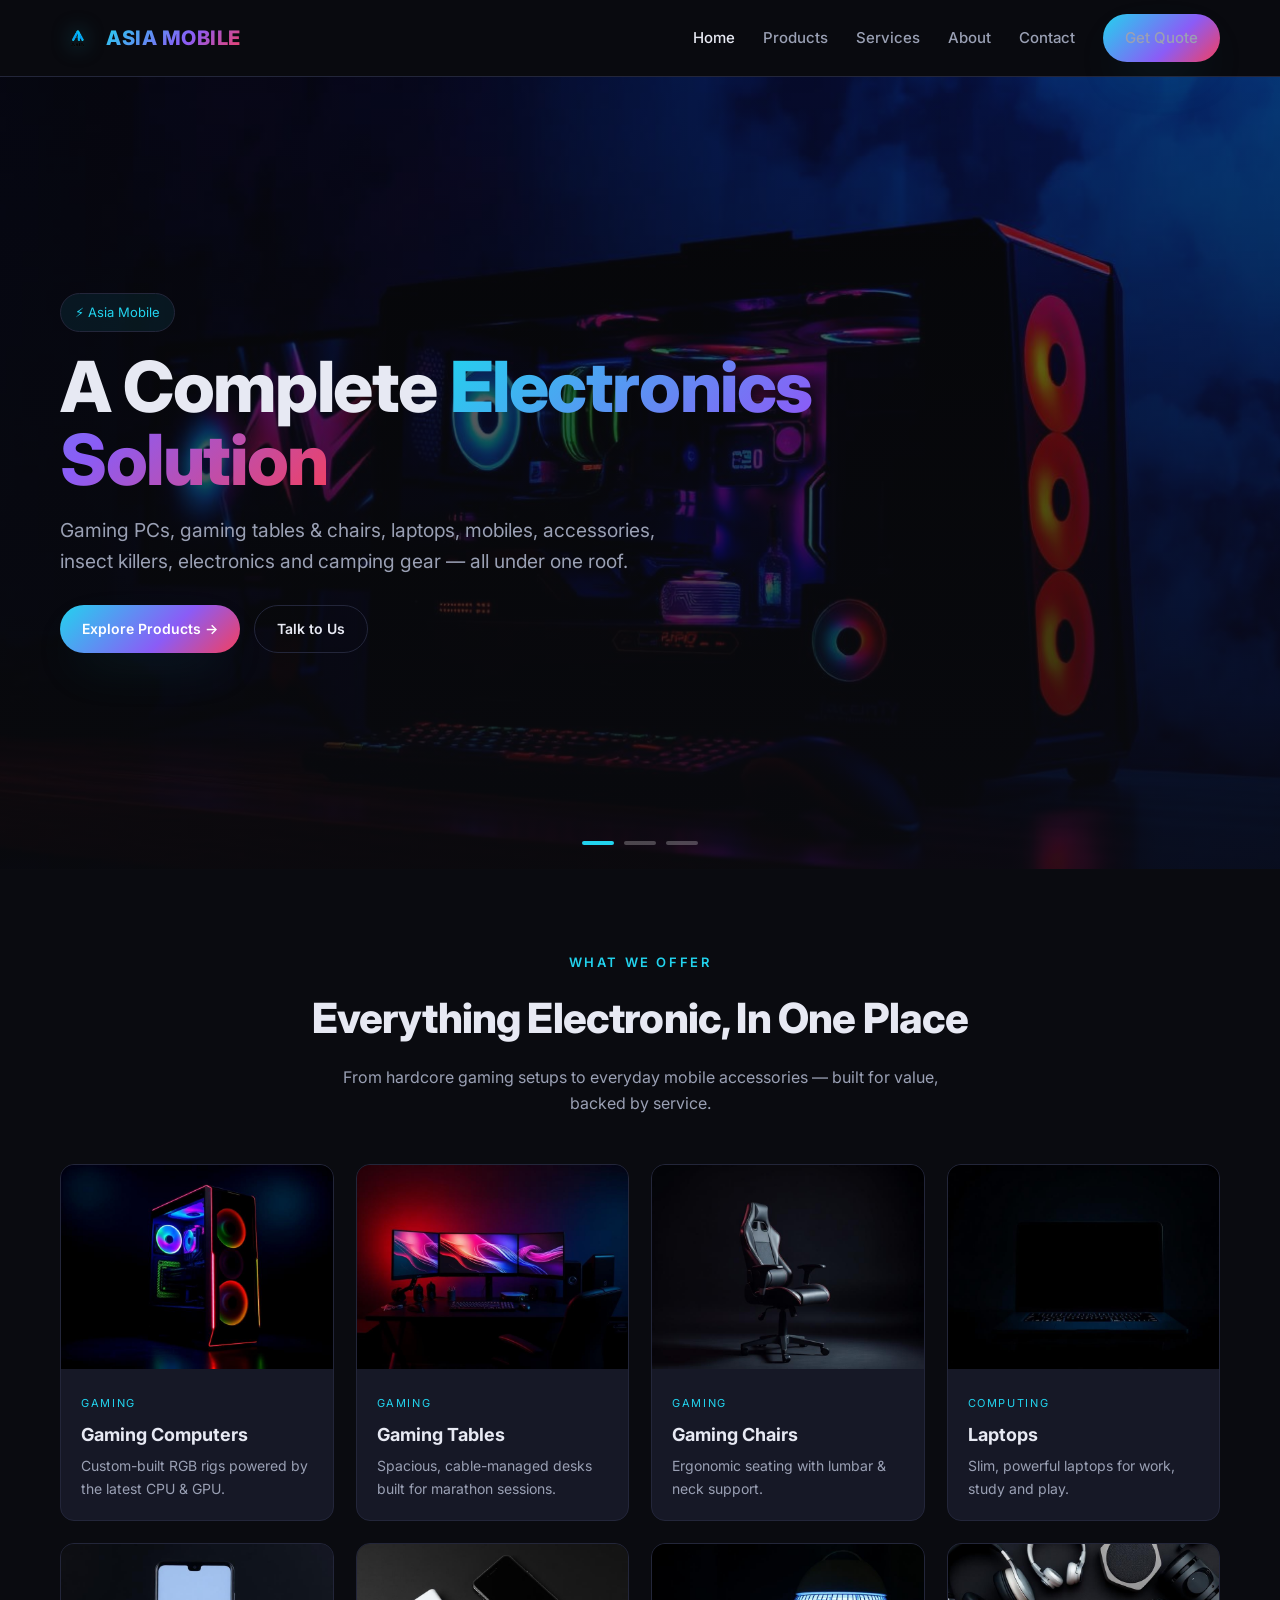
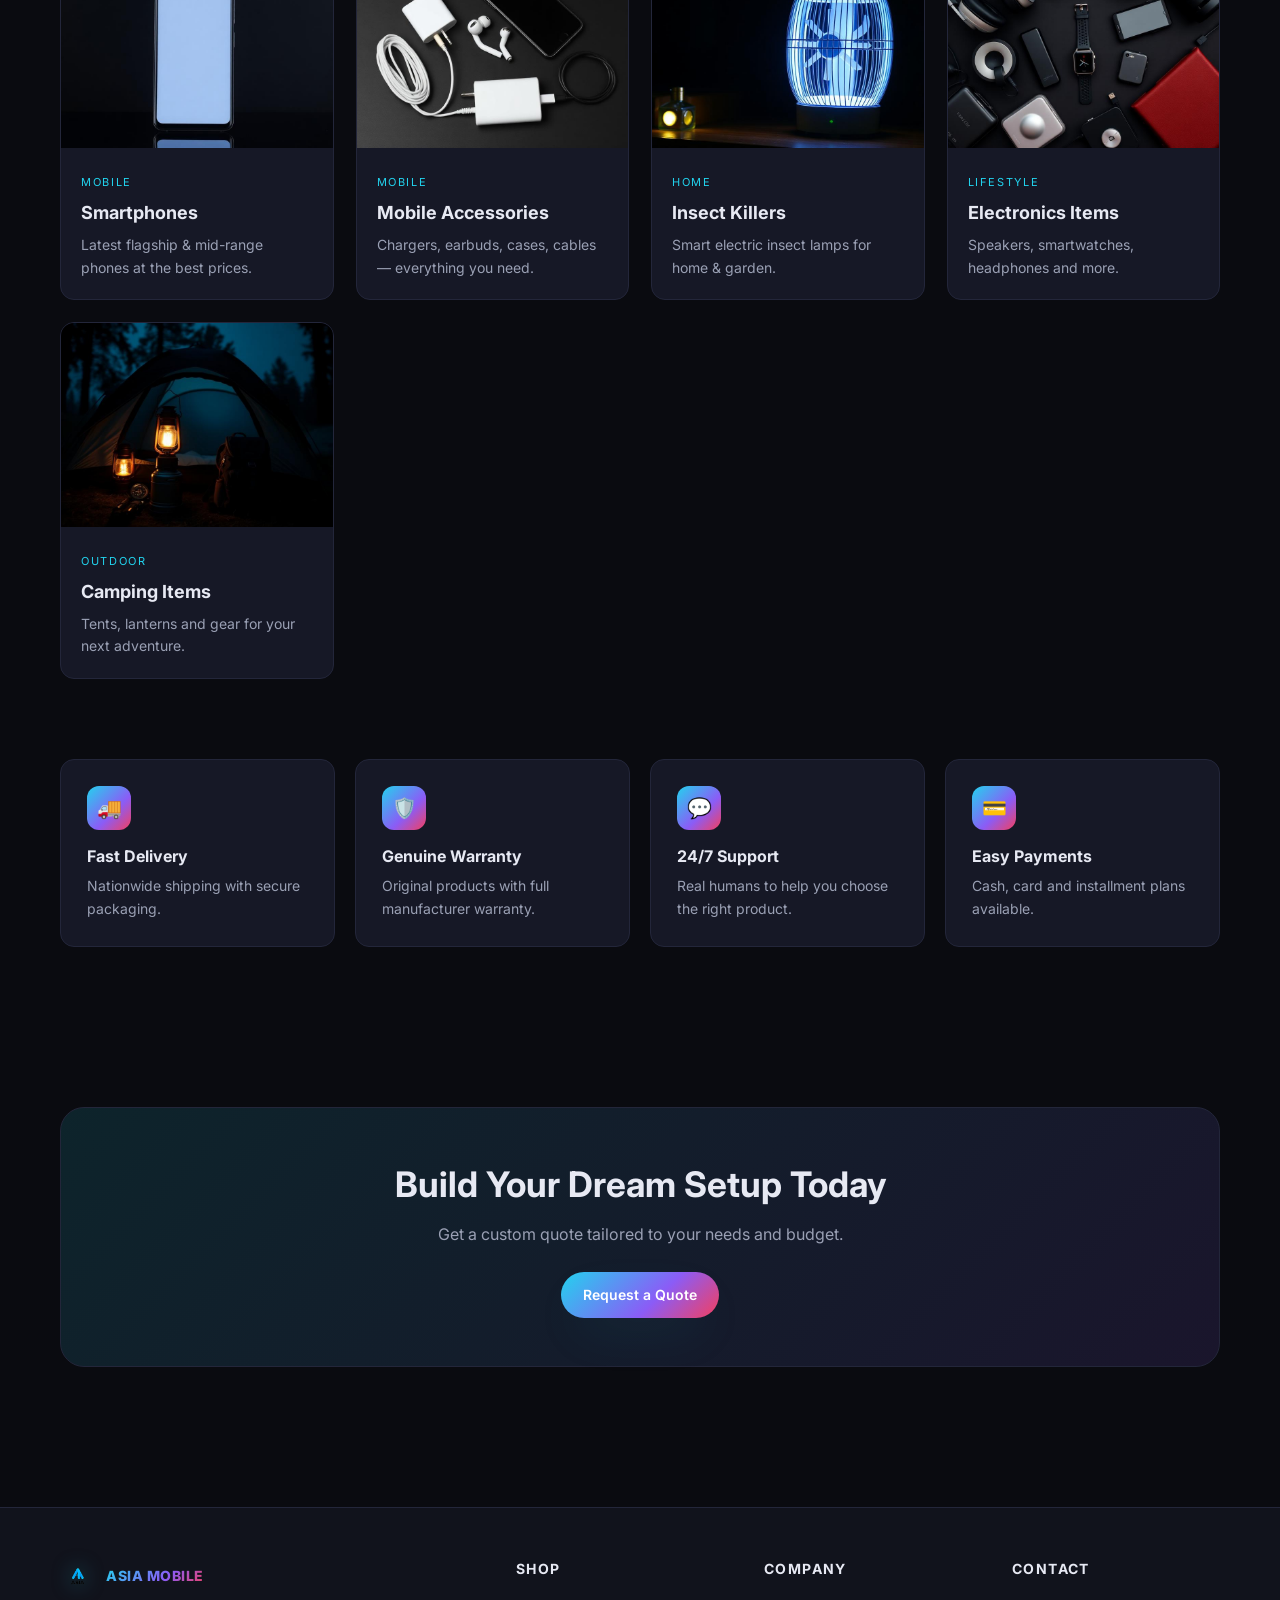
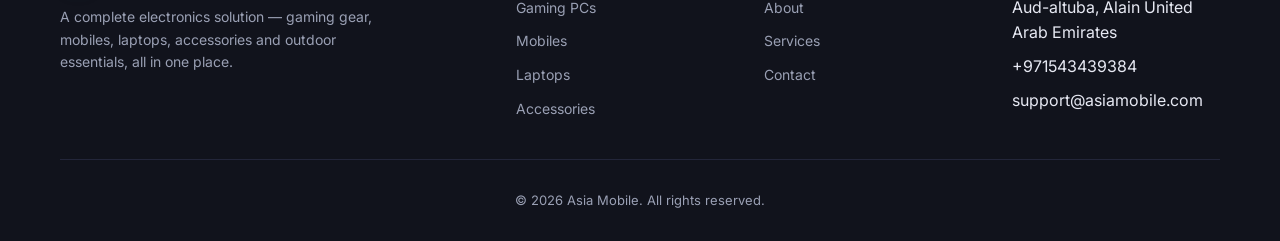
<file: index.html>
<!DOCTYPE html>
<html lang="en">
<head>
<meta charset="UTF-8" />
<meta name="viewport" content="width=device-width,initial-scale=1" />
<title>Asia Mobile — A Complete Electronics Solution</title>
<meta name="description" content="Gaming PCs, gaming chairs, laptops, mobiles, accessories, insect killers and more — all from Asia Mobile." />
<link rel="icon" href="assets/logo.png" />
<link rel="preconnect" href="https://fonts.googleapis.com">
<link rel="preconnect" href="https://fonts.gstatic.com" crossorigin>
<link href="https://fonts.googleapis.com/css2?family=Inter:wght@400;500;600;700;800&display=swap" rel="stylesheet">
<link rel="stylesheet" href="assets/styles.css" />
</head>
<body>
<header class="header">
  <div class="nav">
    <a class="brand" href="index.html"><img src="assets/logo.png" alt="Asia Mobile"/><span>ASIA MOBILE</span></a>
    <nav class="nav-links"><a class="active" href="index.html">Home</a><a class="" href="products.html">Products</a><a class="" href="services.html">Services</a><a class="" href="about.html">About</a><a class="" href="contact.html">Contact</a><a class="btn btn-primary" href="contact.html">Get Quote</a></nav>
    <button class="menu-toggle" aria-label="Menu">☰</button>
  </div>
</header>

<section class="hero" style="padding:0">
  <div class="slides">
    <div class="slide active" style="background-image:url('assets/hero1.jpg')"></div>
    <div class="slide" style="background-image:url('assets/hero2.jpg')"></div>
    <div class="slide" style="background-image:url('assets/hero3.jpg')"></div>
  </div>
  <div class="hero-content">
    <span class="tag">⚡ Asia Mobile</span>
    <h1>A Complete <span class="grad">Electronics Solution</span></h1>
    <p>Gaming PCs, gaming tables &amp; chairs, laptops, mobiles, accessories, insect killers, electronics and camping gear — all under one roof.</p>
    <div class="hero-actions">
      <a class="btn btn-primary" href="products.html">Explore Products →</a>
      <a class="btn btn-ghost" href="contact.html">Talk to Us</a>
    </div>
  </div>
  <div class="dots">
    <button class="active" aria-label="Slide 1"></button>
    <button aria-label="Slide 2"></button>
    <button aria-label="Slide 3"></button>
  </div>
</section>

<section>
  <div class="container">
    <div class="section-head">
      <span class="eyebrow">What we offer</span>
      <h2>Everything Electronic, In One Place</h2>
      <p>From hardcore gaming setups to everyday mobile accessories — built for value, backed by service.</p>
    </div>
    <div class="grid"><div class="card"><div class="img"><img loading="lazy" src="assets/gaming-pc.jpg" alt="Gaming Computers"/></div><div class="body"><span class="badge">Gaming</span><h3>Gaming Computers</h3><p>Custom-built RGB rigs powered by the latest CPU & GPU.</p></div></div><div class="card"><div class="img"><img loading="lazy" src="assets/gaming-table.jpg" alt="Gaming Tables"/></div><div class="body"><span class="badge">Gaming</span><h3>Gaming Tables</h3><p>Spacious, cable-managed desks built for marathon sessions.</p></div></div><div class="card"><div class="img"><img loading="lazy" src="assets/gaming-chair.jpg" alt="Gaming Chairs"/></div><div class="body"><span class="badge">Gaming</span><h3>Gaming Chairs</h3><p>Ergonomic seating with lumbar & neck support.</p></div></div><div class="card"><div class="img"><img loading="lazy" src="assets/laptop.jpg" alt="Laptops"/></div><div class="body"><span class="badge">Computing</span><h3>Laptops</h3><p>Slim, powerful laptops for work, study and play.</p></div></div><div class="card"><div class="img"><img loading="lazy" src="assets/mobile.jpg" alt="Smartphones"/></div><div class="body"><span class="badge">Mobile</span><h3>Smartphones</h3><p>Latest flagship & mid-range phones at the best prices.</p></div></div><div class="card"><div class="img"><img loading="lazy" src="assets/accessories.jpg" alt="Mobile Accessories"/></div><div class="body"><span class="badge">Mobile</span><h3>Mobile Accessories</h3><p>Chargers, earbuds, cases, cables — everything you need.</p></div></div><div class="card"><div class="img"><img loading="lazy" src="assets/insect-killer.jpg" alt="Insect Killers"/></div><div class="body"><span class="badge">Home</span><h3>Insect Killers</h3><p>Smart electric insect lamps for home & garden.</p></div></div><div class="card"><div class="img"><img loading="lazy" src="assets/electronics.jpg" alt="Electronics Items"/></div><div class="body"><span class="badge">Lifestyle</span><h3>Electronics Items</h3><p>Speakers, smartwatches, headphones and more.</p></div></div><div class="card"><div class="img"><img loading="lazy" src="assets/camping.jpg" alt="Camping Items"/></div><div class="body"><span class="badge">Outdoor</span><h3>Camping Items</h3><p>Tents, lanterns and gear for your next adventure.</p></div></div></div></div>
  </div>
</section>

<section style="padding-top:0">
  <div class="container">
    <div class="features">
      <div class="feature"><div class="icon">🚚</div><h4>Fast Delivery</h4><p>Nationwide shipping with secure packaging.</p></div>
      <div class="feature"><div class="icon">🛡️</div><h4>Genuine Warranty</h4><p>Original products with full manufacturer warranty.</p></div>
      <div class="feature"><div class="icon">💬</div><h4>24/7 Support</h4><p>Real humans to help you choose the right product.</p></div>
      <div class="feature"><div class="icon">💳</div><h4>Easy Payments</h4><p>Cash, card and installment plans available.</p></div>
    </div>
  </div>
</section>

<section>
  <div class="container">
    <div class="cta">
      <h2>Build Your Dream Setup Today</h2>
      <p>Get a custom quote tailored to your needs and budget.</p>
      <a class="btn btn-primary" href="contact.html">Request a Quote</a>
    </div>
  </div>
</section>

<footer class="footer">
  <div class="container">
    <div class="footer-grid">
      <div>
        <a class="brand" href="index.html"><img src="assets/logo.png" alt=""/><span>ASIA MOBILE</span></a>
        <p style="color:var(--muted);margin-top:12px;font-size:14px;max-width:340px">A complete electronics solution — gaming gear, mobiles, laptops, accessories and outdoor essentials, all in one place.</p>
      </div>
      <div><h5>Shop</h5><ul><li><a href="products.html">Gaming PCs</a></li><li><a href="products.html">Mobiles</a></li><li><a href="products.html">Laptops</a></li><li><a href="products.html">Accessories</a></li></ul></div>
      <div><h5>Company</h5><ul><li><a href="about.html">About</a></li><li><a href="services.html">Services</a></li><li><a href="contact.html">Contact</a></li></ul></div>
      <div><h5>Contact</h5><ul><li>Aud-altuba, Alain United Arab Emirates</li><li>+971543439384</li><li>support@asiamobile.com</li></ul></div>
    </div>
    <div class="copyright">© 2026 Asia Mobile. All rights reserved.</div>
  </div>
</footer>
<script src="assets/script.js"></script>
</body>
</html>
</file>
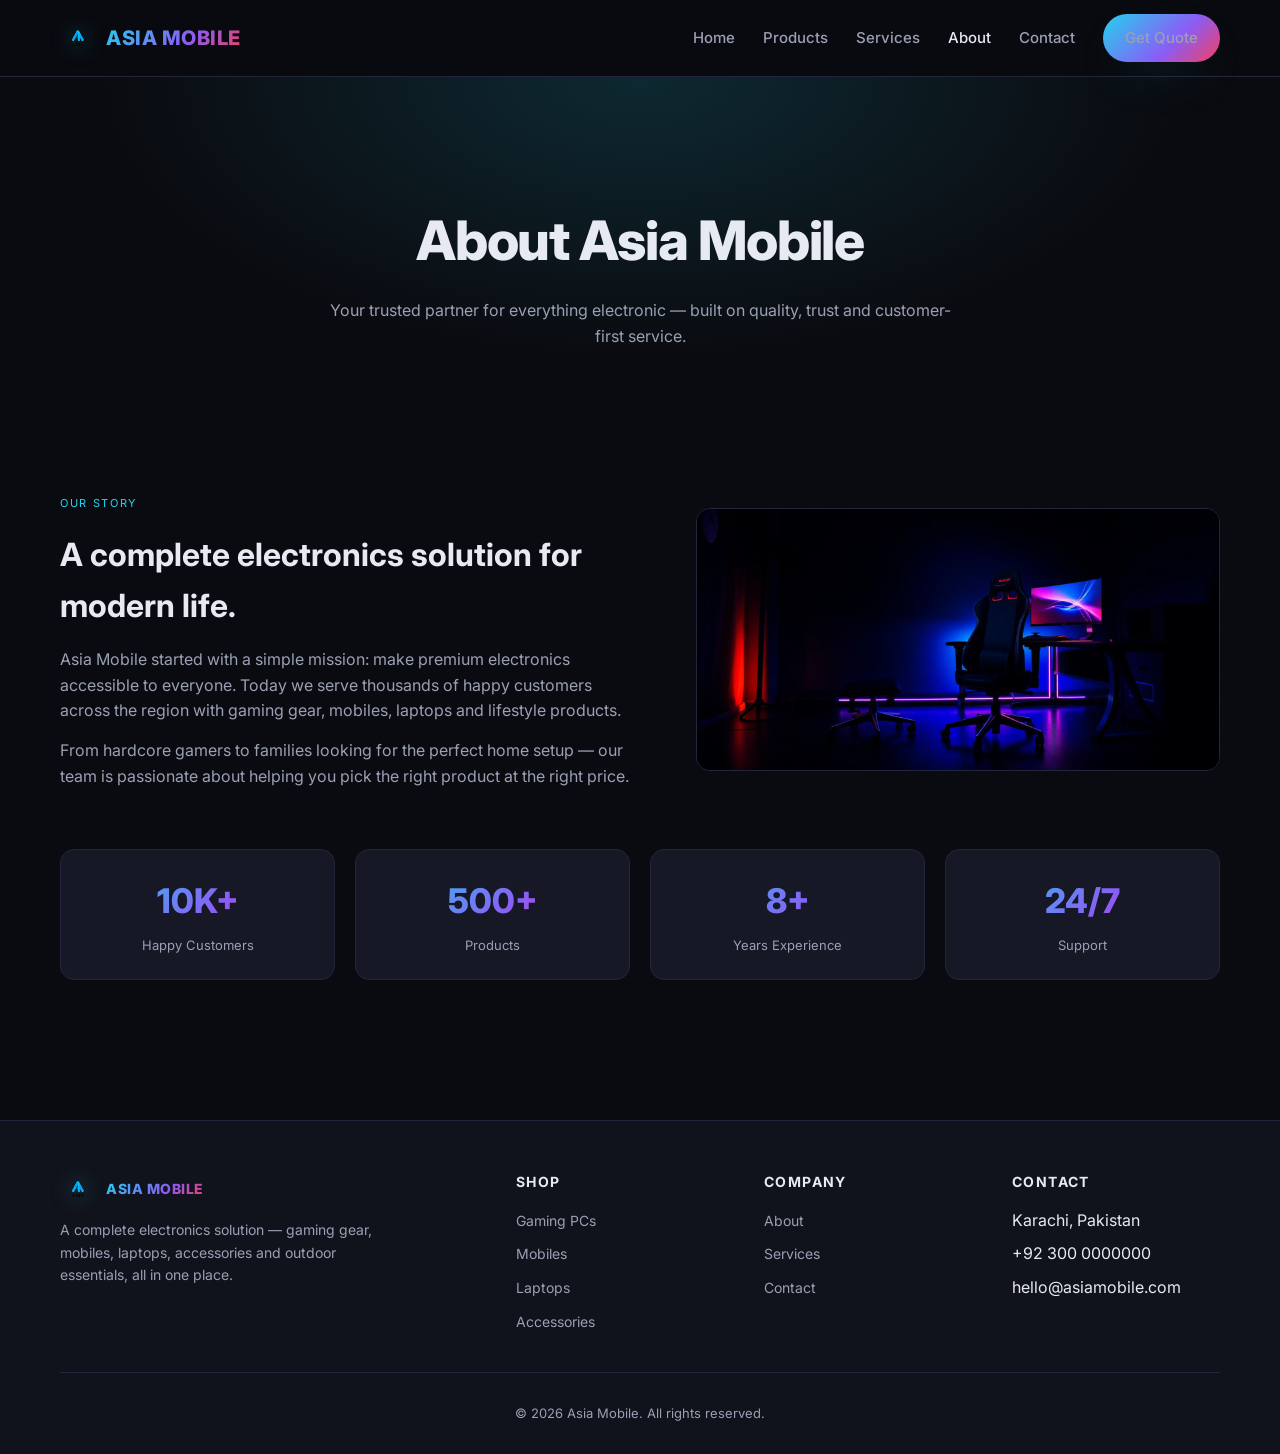
<file: about.html>
<!DOCTYPE html>
<html lang="en">
<head>
<meta charset="UTF-8" />
<meta name="viewport" content="width=device-width,initial-scale=1" />
<title>About — Asia Mobile</title>
<meta name="description" content="Your trusted partner for everything electronic." />
<link rel="icon" href="assets/logo.png" />
<link rel="preconnect" href="https://fonts.googleapis.com">
<link rel="preconnect" href="https://fonts.gstatic.com" crossorigin>
<link href="https://fonts.googleapis.com/css2?family=Inter:wght@400;500;600;700;800&display=swap" rel="stylesheet">
<link rel="stylesheet" href="assets/styles.css" />
</head>
<body>
<header class="header">
  <div class="nav">
    <a class="brand" href="index.html"><img src="assets/logo.png" alt="Asia Mobile"/><span>ASIA MOBILE</span></a>
    <nav class="nav-links"><a class="" href="index.html">Home</a><a class="" href="products.html">Products</a><a class="" href="services.html">Services</a><a class="active" href="about.html">About</a><a class="" href="contact.html">Contact</a><a class="btn btn-primary" href="contact.html">Get Quote</a></nav>
    <button class="menu-toggle" aria-label="Menu">☰</button>
  </div>
</header>

<section class="page-hero">
  <div class="container">
    <h1>About Asia Mobile</h1>
    <p>Your trusted partner for everything electronic — built on quality, trust and customer-first service.</p>
  </div>
</section>
<section>
  <div class="container">
    <div class="about-grid">
      <div>
        <span class="badge">Our Story</span>
        <h2 style="font-size:2rem;margin:8px 0 16px">A complete electronics solution for modern life.</h2>
        <p style="color:var(--muted);margin-bottom:14px">Asia Mobile started with a simple mission: make premium electronics accessible to everyone. Today we serve thousands of happy customers across the region with gaming gear, mobiles, laptops and lifestyle products.</p>
        <p style="color:var(--muted)">From hardcore gamers to families looking for the perfect home setup — our team is passionate about helping you pick the right product at the right price.</p>
      </div>
      <img src="assets/hero2.jpg" alt="Asia Mobile setup" loading="lazy" />
    </div>
    <div class="stats">
      <div class="stat"><div class="num">10K+</div><div class="lbl">Happy Customers</div></div>
      <div class="stat"><div class="num">500+</div><div class="lbl">Products</div></div>
      <div class="stat"><div class="num">8+</div><div class="lbl">Years Experience</div></div>
      <div class="stat"><div class="num">24/7</div><div class="lbl">Support</div></div>
    </div>
  </div>
</section>

<footer class="footer">
  <div class="container">
    <div class="footer-grid">
      <div>
        <a class="brand" href="index.html"><img src="assets/logo.png" alt=""/><span>ASIA MOBILE</span></a>
        <p style="color:var(--muted);margin-top:12px;font-size:14px;max-width:340px">A complete electronics solution — gaming gear, mobiles, laptops, accessories and outdoor essentials, all in one place.</p>
      </div>
      <div><h5>Shop</h5><ul><li><a href="products.html">Gaming PCs</a></li><li><a href="products.html">Mobiles</a></li><li><a href="products.html">Laptops</a></li><li><a href="products.html">Accessories</a></li></ul></div>
      <div><h5>Company</h5><ul><li><a href="about.html">About</a></li><li><a href="services.html">Services</a></li><li><a href="contact.html">Contact</a></li></ul></div>
      <div><h5>Contact</h5><ul><li>Karachi, Pakistan</li><li>+92 300 0000000</li><li>hello@asiamobile.com</li></ul></div>
    </div>
    <div class="copyright">© 2026 Asia Mobile. All rights reserved.</div>
  </div>
</footer>
<script src="assets/script.js"></script>
</body>
</html>
</file>
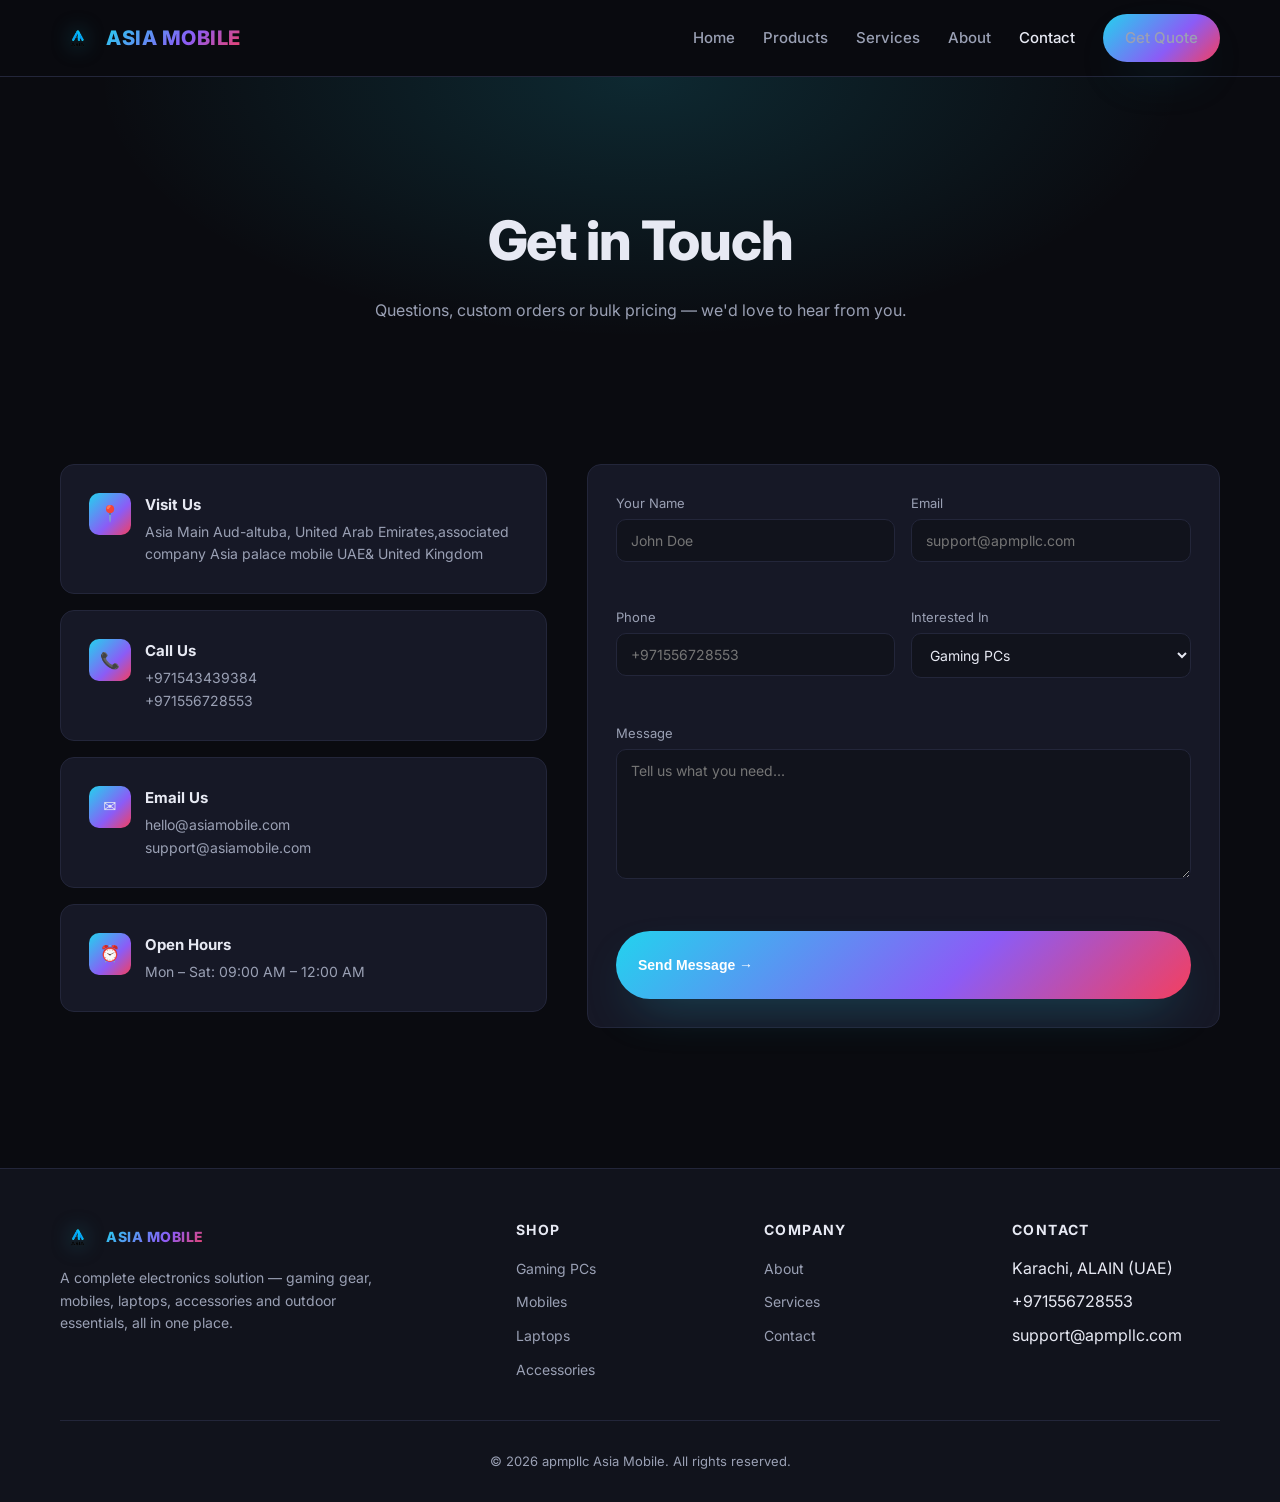
<file: contact.html>
<!DOCTYPE html>
<html lang="en">
<head>
<meta charset="UTF-8" />
<meta name="viewport" content="width=device-width,initial-scale=1" />
<title>Contact — Asia Mobile</title>
<meta name="description" content="Reach out for quotes, support or bulk inquiries." />
<link rel="icon" href="assets/logo.png" />
<link rel="preconnect" href="https://fonts.googleapis.com">
<link rel="preconnect" href="https://fonts.gstatic.com" crossorigin>
<link href="https://fonts.googleapis.com/css2?family=Inter:wght@400;500;600;700;800&display=swap" rel="stylesheet">
<link rel="stylesheet" href="assets/styles.css" />
</head>
<body>
<header class="header">
  <div class="nav">
    <a class="brand" href="index.html"><img src="assets/logo.png" alt="Asia Mobile"/><span>ASIA MOBILE</span></a>
    <nav class="nav-links"><a class="" href="index.html">Home</a><a class="" href="products.html">Products</a><a class="" href="services.html">Services</a><a class="" href="about.html">About</a><a class="active" href="contact.html">Contact</a><a class="btn btn-primary" href="contact.html">Get Quote</a></nav>
    <button class="menu-toggle" aria-label="Menu">☰</button>
  </div>
</header>

<section class="page-hero">
  <div class="container">
    <h1>Get in Touch</h1>
    <p>Questions, custom orders or bulk pricing — we'd love to hear from you.</p>
  </div>
</section>
<section>
  <div class="container">
    <div class="contact-grid">
      <div>
        <div class="info-card"><div class="ic">📍</div><div><h4>Visit Us</h4><p>Asia Main Aud-altuba, United Arab Emirates,associated company Asia palace mobile UAE& United Kingdom</p></div></div>
        <div class="info-card"><div class="ic">📞</div><div><h4>Call Us</h4><p>+971543439384<br/>+971556728553</p></div></div>
        <div class="info-card"><div class="ic">✉️</div><div><h4>Email Us</h4><p>hello@asiamobile.com<br/>support@asiamobile.com</p></div></div>
        <div class="info-card"><div class="ic">⏰</div><div><h4>Open Hours</h4><p>Mon – Sat: 09:00 AM – 12:00 AM</p></div></div>
      </div>
      <form data-contact>
        <div class="row">
          <div><label>Your Name</label><input required name="name" placeholder="John Doe"/></div>
          <div><label>Email</label><input required type="email" name="email" placeholder="support@apmpllc.com"/></div>
        </div>
        <div class="row">
          <div><label>Phone</label><input name="phone" placeholder="+971556728553"/></div>
          <div><label>Interested In</label>
            <select name="topic">
              <option>Gaming PCs</option><option>Gaming Chairs &amp; Tables</option><option>Laptops</option>
              <option>Mobiles</option><option>Accessories</option><option>Insect Killers</option>
              <option>Electronics</option><option>Camping Items</option><option>Other</option>
            </select>
          </div>
        </div>
        <div><label>Message</label><textarea name="message" required placeholder="Tell us what you need..."></textarea></div>
        <button class="btn btn-primary" type="submit">Send Message →</button>
      </form>
    </div>
  </div>
</section>

<footer class="footer">
  <div class="container">
    <div class="footer-grid">
      <div>
        <a class="brand" href="index.html"><img src="assets/logo.png" alt=""/><span>ASIA MOBILE</span></a>
        <p style="color:var(--muted);margin-top:12px;font-size:14px;max-width:340px">A complete electronics solution — gaming gear, mobiles, laptops, accessories and outdoor essentials, all in one place.</p>
      </div>
      <div><h5>Shop</h5><ul><li><a href="products.html">Gaming PCs</a></li><li><a href="products.html">Mobiles</a></li><li><a href="products.html">Laptops</a></li><li><a href="products.html">Accessories</a></li></ul></div>
      <div><h5>Company</h5><ul><li><a href="about.html">About</a></li><li><a href="services.html">Services</a></li><li><a href="contact.html">Contact</a></li></ul></div>
      <div><h5>Contact</h5><ul><li>Karachi, ALAIN (UAE)</li><li>+971556728553</li><li>support@apmpllc.com</li></ul></div>
    </div>
    <div class="copyright">© 2026 apmpllc Asia Mobile. All rights reserved.</div>
  </div>
</footer>
<script src="assets/script.js"></script>
</body>
</html>
</file>
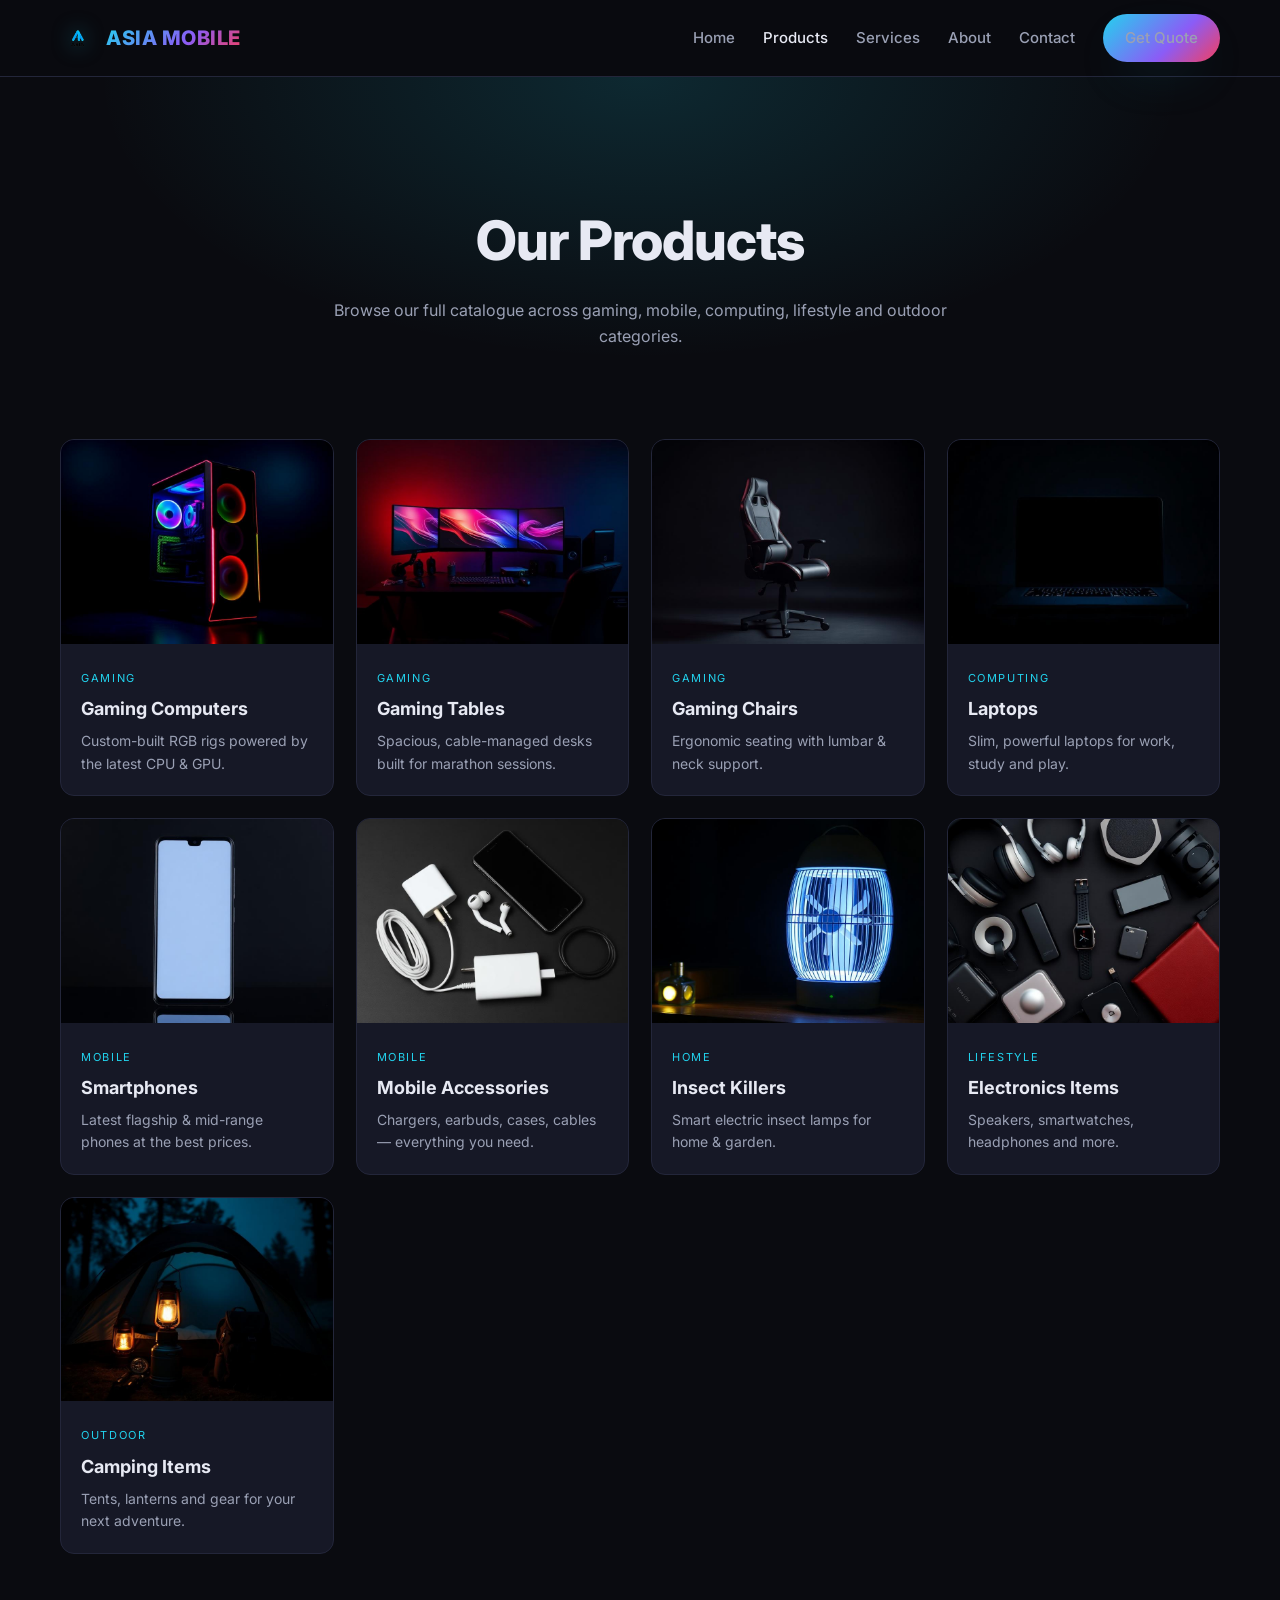
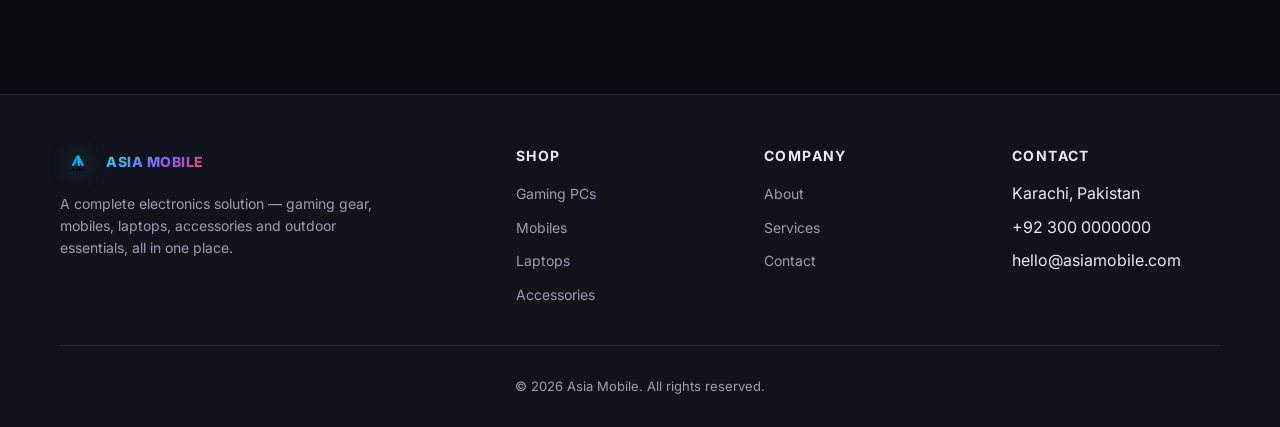
<file: products.html>
<!DOCTYPE html>
<html lang="en">
<head>
<meta charset="UTF-8" />
<meta name="viewport" content="width=device-width,initial-scale=1" />
<title>Products — Asia Mobile</title>
<meta name="description" content="Browse gaming, mobile, computing, lifestyle and outdoor electronics." />
<link rel="icon" href="assets/logo.png" />
<link rel="preconnect" href="https://fonts.googleapis.com">
<link rel="preconnect" href="https://fonts.gstatic.com" crossorigin>
<link href="https://fonts.googleapis.com/css2?family=Inter:wght@400;500;600;700;800&display=swap" rel="stylesheet">
<link rel="stylesheet" href="assets/styles.css" />
</head>
<body>
<header class="header">
  <div class="nav">
    <a class="brand" href="index.html"><img src="assets/logo.png" alt="Asia Mobile"/><span>ASIA MOBILE</span></a>
    <nav class="nav-links"><a class="" href="index.html">Home</a><a class="active" href="products.html">Products</a><a class="" href="services.html">Services</a><a class="" href="about.html">About</a><a class="" href="contact.html">Contact</a><a class="btn btn-primary" href="contact.html">Get Quote</a></nav>
    <button class="menu-toggle" aria-label="Menu">☰</button>
  </div>
</header>

<section class="page-hero">
  <div class="container">
    <h1>Our Products</h1>
    <p>Browse our full catalogue across gaming, mobile, computing, lifestyle and outdoor categories.</p>
  </div>
</section>
<section style="padding-top:30px">
  <div class="container"><div class="grid"><div class="card"><div class="img"><img loading="lazy" src="assets/gaming-pc.jpg" alt="Gaming Computers"/></div><div class="body"><span class="badge">Gaming</span><h3>Gaming Computers</h3><p>Custom-built RGB rigs powered by the latest CPU & GPU.</p></div></div><div class="card"><div class="img"><img loading="lazy" src="assets/gaming-table.jpg" alt="Gaming Tables"/></div><div class="body"><span class="badge">Gaming</span><h3>Gaming Tables</h3><p>Spacious, cable-managed desks built for marathon sessions.</p></div></div><div class="card"><div class="img"><img loading="lazy" src="assets/gaming-chair.jpg" alt="Gaming Chairs"/></div><div class="body"><span class="badge">Gaming</span><h3>Gaming Chairs</h3><p>Ergonomic seating with lumbar & neck support.</p></div></div><div class="card"><div class="img"><img loading="lazy" src="assets/laptop.jpg" alt="Laptops"/></div><div class="body"><span class="badge">Computing</span><h3>Laptops</h3><p>Slim, powerful laptops for work, study and play.</p></div></div><div class="card"><div class="img"><img loading="lazy" src="assets/mobile.jpg" alt="Smartphones"/></div><div class="body"><span class="badge">Mobile</span><h3>Smartphones</h3><p>Latest flagship & mid-range phones at the best prices.</p></div></div><div class="card"><div class="img"><img loading="lazy" src="assets/accessories.jpg" alt="Mobile Accessories"/></div><div class="body"><span class="badge">Mobile</span><h3>Mobile Accessories</h3><p>Chargers, earbuds, cases, cables — everything you need.</p></div></div><div class="card"><div class="img"><img loading="lazy" src="assets/insect-killer.jpg" alt="Insect Killers"/></div><div class="body"><span class="badge">Home</span><h3>Insect Killers</h3><p>Smart electric insect lamps for home & garden.</p></div></div><div class="card"><div class="img"><img loading="lazy" src="assets/electronics.jpg" alt="Electronics Items"/></div><div class="body"><span class="badge">Lifestyle</span><h3>Electronics Items</h3><p>Speakers, smartwatches, headphones and more.</p></div></div><div class="card"><div class="img"><img loading="lazy" src="assets/camping.jpg" alt="Camping Items"/></div><div class="body"><span class="badge">Outdoor</span><h3>Camping Items</h3><p>Tents, lanterns and gear for your next adventure.</p></div></div></div></div>
</section>

<footer class="footer">
  <div class="container">
    <div class="footer-grid">
      <div>
        <a class="brand" href="index.html"><img src="assets/logo.png" alt=""/><span>ASIA MOBILE</span></a>
        <p style="color:var(--muted);margin-top:12px;font-size:14px;max-width:340px">A complete electronics solution — gaming gear, mobiles, laptops, accessories and outdoor essentials, all in one place.</p>
      </div>
      <div><h5>Shop</h5><ul><li><a href="products.html">Gaming PCs</a></li><li><a href="products.html">Mobiles</a></li><li><a href="products.html">Laptops</a></li><li><a href="products.html">Accessories</a></li></ul></div>
      <div><h5>Company</h5><ul><li><a href="about.html">About</a></li><li><a href="services.html">Services</a></li><li><a href="contact.html">Contact</a></li></ul></div>
      <div><h5>Contact</h5><ul><li>Karachi, Pakistan</li><li>+92 300 0000000</li><li>hello@asiamobile.com</li></ul></div>
    </div>
    <div class="copyright">© 2026 Asia Mobile. All rights reserved.</div>
  </div>
</footer>
<script src="assets/script.js"></script>
</body>
</html>
</file>
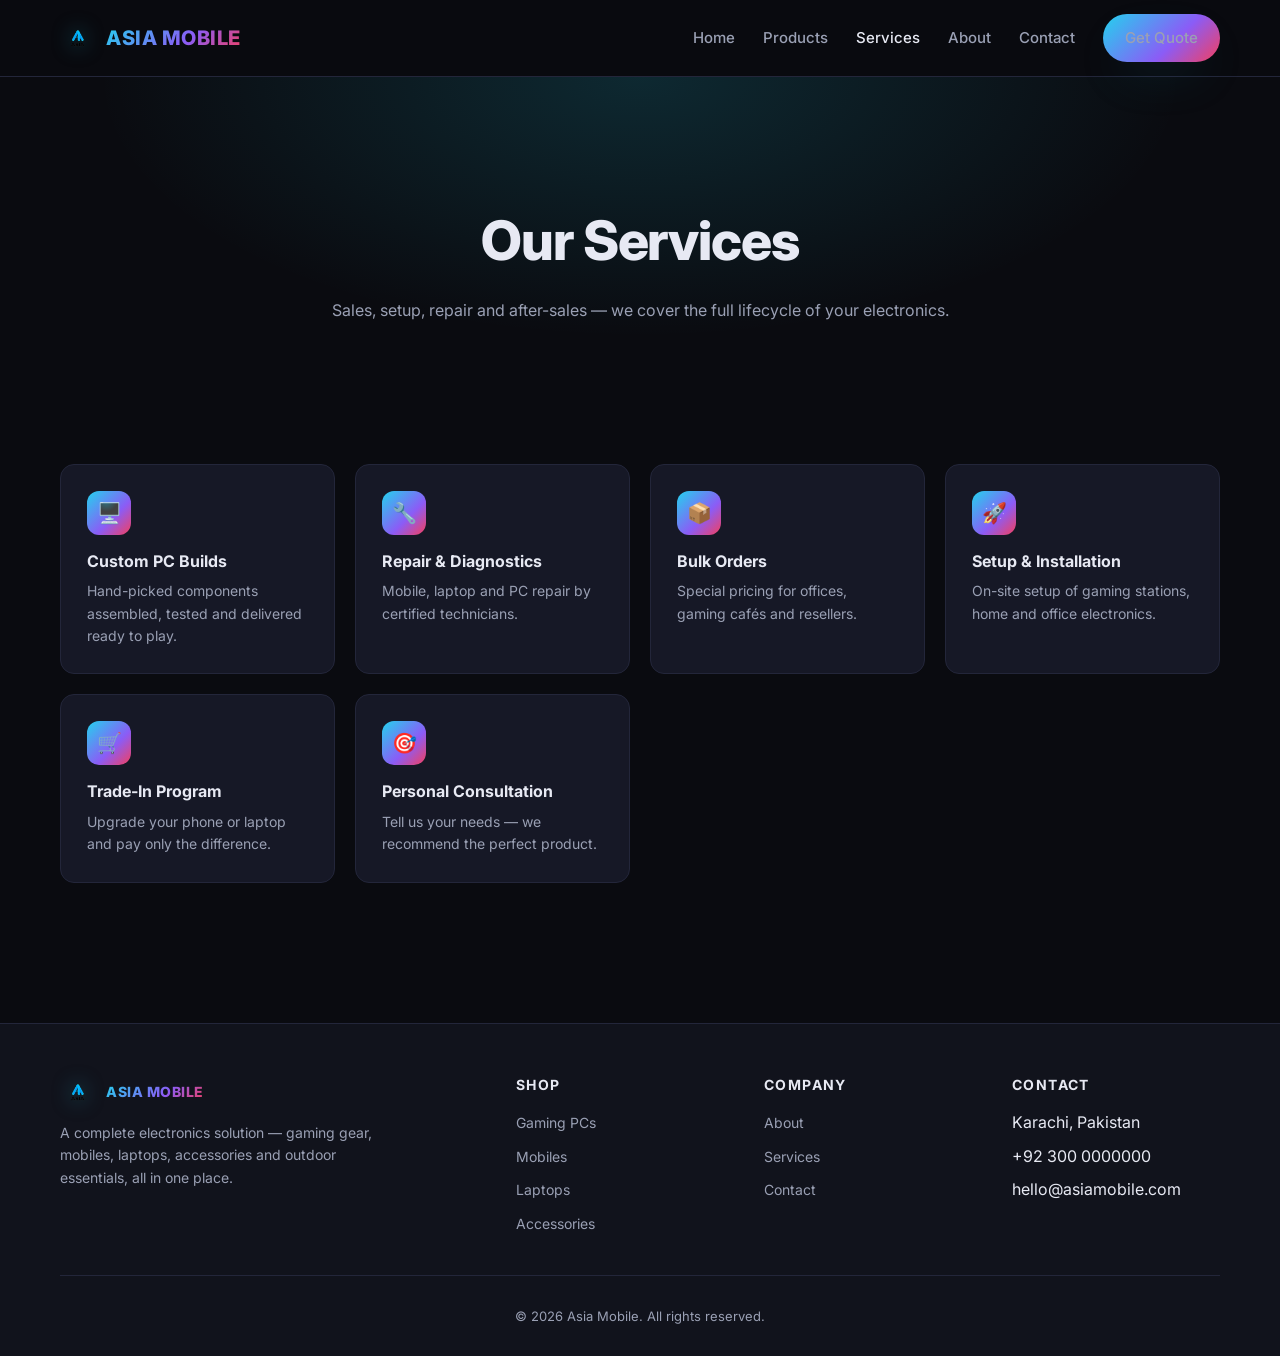
<file: services.html>
<!DOCTYPE html>
<html lang="en">
<head>
<meta charset="UTF-8" />
<meta name="viewport" content="width=device-width,initial-scale=1" />
<title>Services — Asia Mobile</title>
<meta name="description" content="Custom PC builds, repair, bulk orders, installation and consultation." />
<link rel="icon" href="assets/logo.png" />
<link rel="preconnect" href="https://fonts.googleapis.com">
<link rel="preconnect" href="https://fonts.gstatic.com" crossorigin>
<link href="https://fonts.googleapis.com/css2?family=Inter:wght@400;500;600;700;800&display=swap" rel="stylesheet">
<link rel="stylesheet" href="assets/styles.css" />
</head>
<body>
<header class="header">
  <div class="nav">
    <a class="brand" href="index.html"><img src="assets/logo.png" alt="Asia Mobile"/><span>ASIA MOBILE</span></a>
    <nav class="nav-links"><a class="" href="index.html">Home</a><a class="" href="products.html">Products</a><a class="active" href="services.html">Services</a><a class="" href="about.html">About</a><a class="" href="contact.html">Contact</a><a class="btn btn-primary" href="contact.html">Get Quote</a></nav>
    <button class="menu-toggle" aria-label="Menu">☰</button>
  </div>
</header>

<section class="page-hero">
  <div class="container">
    <h1>Our Services</h1>
    <p>Sales, setup, repair and after-sales — we cover the full lifecycle of your electronics.</p>
  </div>
</section>
<section>
  <div class="container">
    <div class="features">
      <div class="feature"><div class="icon">🖥️</div><h4>Custom PC Builds</h4><p>Hand-picked components assembled, tested and delivered ready to play.</p></div>
      <div class="feature"><div class="icon">🔧</div><h4>Repair & Diagnostics</h4><p>Mobile, laptop and PC repair by certified technicians.</p></div>
      <div class="feature"><div class="icon">📦</div><h4>Bulk Orders</h4><p>Special pricing for offices, gaming cafés and resellers.</p></div>
      <div class="feature"><div class="icon">🚀</div><h4>Setup & Installation</h4><p>On-site setup of gaming stations, home and office electronics.</p></div>
      <div class="feature"><div class="icon">🛒</div><h4>Trade-In Program</h4><p>Upgrade your phone or laptop and pay only the difference.</p></div>
      <div class="feature"><div class="icon">🎯</div><h4>Personal Consultation</h4><p>Tell us your needs — we recommend the perfect product.</p></div>
    </div>
  </div>
</section>

<footer class="footer">
  <div class="container">
    <div class="footer-grid">
      <div>
        <a class="brand" href="index.html"><img src="assets/logo.png" alt=""/><span>ASIA MOBILE</span></a>
        <p style="color:var(--muted);margin-top:12px;font-size:14px;max-width:340px">A complete electronics solution — gaming gear, mobiles, laptops, accessories and outdoor essentials, all in one place.</p>
      </div>
      <div><h5>Shop</h5><ul><li><a href="products.html">Gaming PCs</a></li><li><a href="products.html">Mobiles</a></li><li><a href="products.html">Laptops</a></li><li><a href="products.html">Accessories</a></li></ul></div>
      <div><h5>Company</h5><ul><li><a href="about.html">About</a></li><li><a href="services.html">Services</a></li><li><a href="contact.html">Contact</a></li></ul></div>
      <div><h5>Contact</h5><ul><li>Karachi, Pakistan</li><li>+92 300 0000000</li><li>hello@asiamobile.com</li></ul></div>
    </div>
    <div class="copyright">© 2026 Asia Mobile. All rights reserved.</div>
  </div>
</footer>
<script src="assets/script.js"></script>
</body>
</html>
</file>
<file: assets/styles.css>
:root{
  --bg:#0a0b10; --bg-2:#11131c; --surface:#161826; --border:#23263a;
  --text:#e7e9f3; --muted:#9aa0b4; --primary:#22d3ee; --primary-2:#8b5cf6;
  --accent:#f43f5e; --radius:14px;
  --grad: linear-gradient(135deg,#22d3ee 0%, #8b5cf6 60%, #f43f5e 100%);
  --shadow: 0 20px 50px -20px rgba(34,211,238,.35);
}
*{box-sizing:border-box;margin:0;padding:0}
html,body{background:var(--bg);color:var(--text);font-family:'Inter',system-ui,-apple-system,Segoe UI,Roboto,sans-serif;line-height:1.6;-webkit-font-smoothing:antialiased}
a{color:inherit;text-decoration:none}
img{max-width:100%;display:block}
.container{max-width:1200px;margin:0 auto;padding:0 20px}
/* Header */
.header{position:sticky;top:0;z-index:50;background:rgba(10,11,16,.85);backdrop-filter:blur(12px);border-bottom:1px solid var(--border)}
.nav{display:flex;align-items:center;justify-content:space-between;padding:14px 20px;max-width:1200px;margin:0 auto}
.brand{display:flex;align-items:center;gap:10px;font-weight:800;font-size:20px;letter-spacing:.5px}
.brand img{width:36px;height:36px;object-fit:contain;filter:drop-shadow(0 0 10px rgba(34,211,238,.5))}
.brand span{background:var(--grad);-webkit-background-clip:text;background-clip:text;color:transparent}
.nav-links{display:flex;gap:28px;align-items:center}
.nav-links a{color:var(--muted);font-weight:500;font-size:15px;transition:color .2s}
.nav-links a:hover,.nav-links a.active{color:var(--text)}
.btn{display:inline-flex;align-items:center;gap:8px;padding:12px 22px;border-radius:999px;font-weight:600;font-size:14px;border:none;cursor:pointer;transition:transform .2s, box-shadow .2s}
.btn-primary{background:var(--grad);color:#fff;box-shadow:var(--shadow)}
.btn-primary:hover{transform:translateY(-2px)}
.btn-ghost{border:1px solid var(--border);color:var(--text);background:transparent}
.btn-ghost:hover{border-color:var(--primary)}
.menu-toggle{display:none;background:none;border:1px solid var(--border);color:var(--text);padding:8px 12px;border-radius:8px;cursor:pointer}
/* Hero slider */
.hero{position:relative;height:88vh;min-height:560px;overflow:hidden}
.slides{position:absolute;inset:0}
.slide{position:absolute;inset:0;opacity:0;transition:opacity 1s ease;background-size:cover;background-position:center}
.slide.active{opacity:1}
.slide::after{content:"";position:absolute;inset:0;background:linear-gradient(180deg,rgba(10,11,16,.55) 0%,rgba(10,11,16,.85) 100%)}
.hero-content{position:relative;z-index:2;height:100%;display:flex;flex-direction:column;justify-content:center;align-items:flex-start;max-width:1200px;margin:0 auto;padding:0 20px}
.tag{display:inline-block;padding:8px 14px;border:1px solid var(--border);border-radius:999px;font-size:13px;color:var(--primary);margin-bottom:18px;background:rgba(34,211,238,.08)}
.hero h1{font-size:clamp(2rem,5.5vw,4.5rem);font-weight:800;line-height:1.05;letter-spacing:-.02em;max-width:900px}
.hero h1 .grad{background:var(--grad);-webkit-background-clip:text;background-clip:text;color:transparent}
.hero p{margin-top:18px;font-size:clamp(1rem,1.5vw,1.2rem);color:var(--muted);max-width:640px}
.hero-actions{margin-top:28px;display:flex;gap:14px;flex-wrap:wrap}
.dots{position:absolute;bottom:24px;left:50%;transform:translateX(-50%);display:flex;gap:10px;z-index:3}
.dots button{width:32px;height:4px;border-radius:2px;border:none;background:rgba(255,255,255,.25);cursor:pointer;transition:background .2s}
.dots button.active{background:var(--primary)}
/* Sections */
section{padding:80px 0}
.section-head{text-align:center;margin-bottom:48px}
.section-head .eyebrow{color:var(--primary);font-size:13px;letter-spacing:.2em;text-transform:uppercase;font-weight:600}
.section-head h2{font-size:clamp(1.8rem,3.5vw,2.6rem);font-weight:800;margin-top:10px;letter-spacing:-.02em}
.section-head p{color:var(--muted);max-width:640px;margin:14px auto 0}
.grid{display:grid;gap:22px;grid-template-columns:repeat(auto-fit,minmax(260px,1fr))}
.card{background:var(--surface);border:1px solid var(--border);border-radius:var(--radius);overflow:hidden;transition:transform .3s, border-color .3s, box-shadow .3s}
.card:hover{transform:translateY(-6px);border-color:var(--primary);box-shadow:var(--shadow)}
.card .img{aspect-ratio:4/3;overflow:hidden}
.card .img img{width:100%;height:100%;object-fit:cover;transition:transform .6s}
.card:hover .img img{transform:scale(1.08)}
.card .body{padding:20px}
.card h3{font-size:18px;margin-bottom:6px}
.card p{color:var(--muted);font-size:14px}
.badge{display:inline-block;font-size:11px;color:var(--primary);text-transform:uppercase;letter-spacing:.15em;margin-bottom:8px}
/* Features */
.features{display:grid;grid-template-columns:repeat(auto-fit,minmax(220px,1fr));gap:20px}
.feature{padding:26px;background:var(--surface);border:1px solid var(--border);border-radius:var(--radius)}
.feature .icon{width:44px;height:44px;border-radius:12px;background:var(--grad);display:flex;align-items:center;justify-content:center;font-size:20px;margin-bottom:14px}
.feature h4{margin-bottom:6px}
.feature p{color:var(--muted);font-size:14px}
/* CTA banner */
.cta{background:linear-gradient(135deg,rgba(34,211,238,.12),rgba(139,92,246,.12));border:1px solid var(--border);border-radius:24px;padding:48px;text-align:center}
.cta h2{font-size:clamp(1.6rem,3vw,2.2rem);margin-bottom:10px}
.cta p{color:var(--muted);margin-bottom:24px}
/* Page header */
.page-hero{padding:120px 0 60px;text-align:center;background:radial-gradient(ellipse at top,rgba(34,211,238,.15),transparent 60%)}
.page-hero h1{font-size:clamp(2rem,4.5vw,3.4rem);font-weight:800;letter-spacing:-.02em}
.page-hero p{color:var(--muted);margin-top:14px;max-width:640px;margin-left:auto;margin-right:auto}
/* About */
.about-grid{display:grid;grid-template-columns:1.1fr 1fr;gap:60px;align-items:center}
.about-grid img{border-radius:var(--radius);border:1px solid var(--border)}
.stats{display:grid;grid-template-columns:repeat(4,1fr);gap:20px;margin-top:60px}
.stat{text-align:center;padding:24px;background:var(--surface);border:1px solid var(--border);border-radius:var(--radius)}
.stat .num{font-size:34px;font-weight:800;background:var(--grad);-webkit-background-clip:text;background-clip:text;color:transparent}
.stat .lbl{color:var(--muted);font-size:13px;margin-top:6px}
/* Contact */
.contact-grid{display:grid;grid-template-columns:1fr 1.3fr;gap:40px}
.info-card{background:var(--surface);border:1px solid var(--border);border-radius:var(--radius);padding:28px;margin-bottom:16px;display:flex;gap:14px;align-items:flex-start}
.info-card .ic{width:42px;height:42px;border-radius:10px;background:var(--grad);display:flex;align-items:center;justify-content:center;flex-shrink:0}
.info-card h4{font-size:15px;margin-bottom:4px}
.info-card p{color:var(--muted);font-size:14px}
form{background:var(--surface);border:1px solid var(--border);border-radius:var(--radius);padding:28px;display:grid;gap:16px}
.row{display:grid;grid-template-columns:1fr 1fr;gap:16px}
label{font-size:13px;color:var(--muted);margin-bottom:6px;display:block}
input,textarea,select{width:100%;background:var(--bg-2);border:1px solid var(--border);color:var(--text);padding:12px 14px;border-radius:10px;font-family:inherit;font-size:14px;transition:border-color .2s}
input:focus,textarea:focus,select:focus{outline:none;border-color:var(--primary)}
textarea{min-height:130px;resize:vertical}
/* Footer */
.footer{border-top:1px solid var(--border);background:var(--bg-2);padding:50px 0 30px;margin-top:60px}
.footer-grid{display:grid;grid-template-columns:2fr 1fr 1fr 1fr;gap:40px}
.footer h5{font-size:14px;margin-bottom:14px;text-transform:uppercase;letter-spacing:.1em;color:var(--text)}
.footer ul{list-style:none}
.footer li{margin-bottom:8px}
.footer a{color:var(--muted);font-size:14px}
.footer a:hover{color:var(--primary)}
.copyright{text-align:center;color:var(--muted);font-size:13px;padding-top:30px;margin-top:30px;border-top:1px solid var(--border)}
/* Responsive */
@media (max-width:880px){
  .menu-toggle{display:block}
  .nav-links{display:none;position:absolute;top:100%;left:0;right:0;background:var(--bg-2);flex-direction:column;padding:20px;gap:18px;border-bottom:1px solid var(--border)}
  .nav-links.open{display:flex}
  .header{position:relative}
  .about-grid,.contact-grid,.footer-grid{grid-template-columns:1fr}
  .stats{grid-template-columns:repeat(2,1fr)}
  .row{grid-template-columns:1fr}
  .cta{padding:32px 22px}
}
</file>
